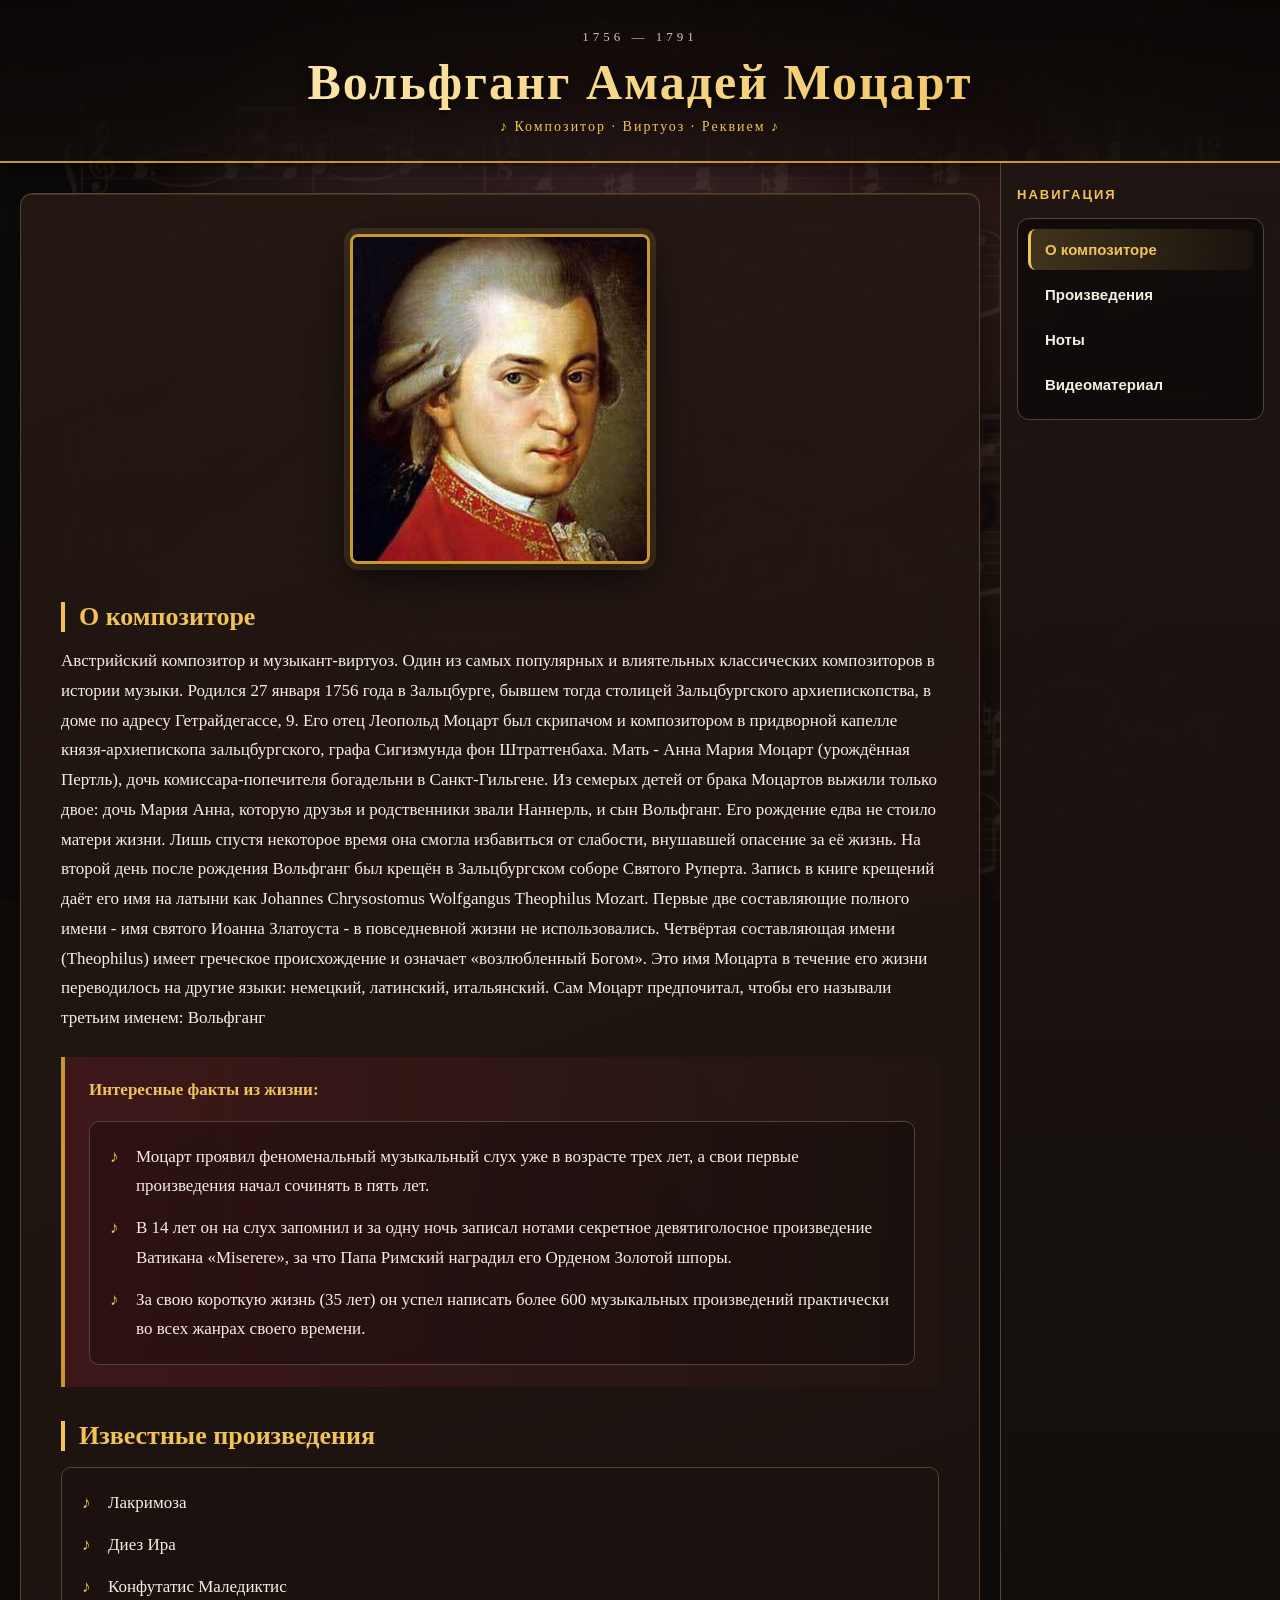
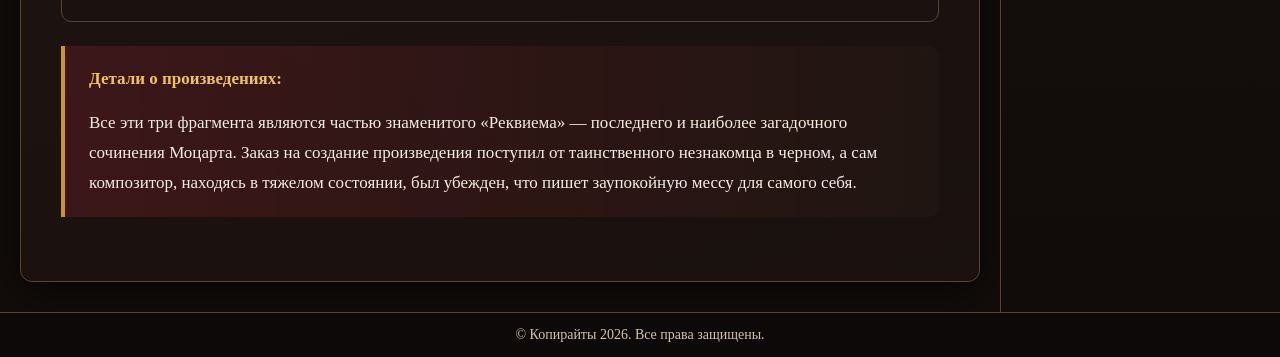
<file: index.html>
<!DOCTYPE html>
<html lang="ru">
<head>
<meta charset="UTF-8">
<meta name="viewport" content="width=device-width, initial-scale=1">
<title>Вольфганг Амадей Моцарт</title>
<link rel="stylesheet" href="css/style.css">
</head>
<body>

<div class="bg-portrait" aria-hidden="true"></div>
<div class="bg-notes" aria-hidden="true">
  <span>♪</span><span>♫</span><span>♩</span><span>♬</span><span>♪</span><span>♫</span><span>♩</span>
</div>

<header class="site-header">
  <p class="eyebrow">1756 — 1791</p>
  <h1>Вольфганг Амадей Моцарт</h1>
  <p class="subtitle">♪ Композитор · Виртуоз · Реквием ♪</p>
</header>

<div class="layout">

  <main class="content">

    <!-- О композиторе -->
    <section id="about" class="page active">
      <div class="container">
        <div class="portrait-wrap">
          <img class="portrait" src="materials/portret.jpg" alt="Портрет Вольфганга Амадея Моцарта" width="300">
        </div>

        <h2>О композиторе</h2>
        <p>Австрийский композитор и музыкант-виртуоз. Один из самых популярных и влиятельных классических композиторов в истории музыки.
        Родился 27 января 1756 года в Зальцбурге, бывшем тогда столицей Зальцбургского архиепископства, в доме по адресу Гетрайдегассе, 9. Его отец Леопольд Моцарт был скрипачом и композитором в придворной капелле князя-архиепископа зальцбургского, графа Сигизмунда фон Штраттенбаха. Мать - Анна Мария Моцарт (урождённая Пертль), дочь комиссара-попечителя богадельни в Санкт-Гильгене. Из семерых детей от брака Моцартов выжили только двое: дочь Мария Анна, которую друзья и родственники звали Наннерль, и сын Вольфганг. Его рождение едва не стоило матери жизни. Лишь спустя некоторое время она смогла избавиться от слабости, внушавшей опасение за её жизнь. На второй день после рождения Вольфганг был крещён в Зальцбургском соборе Святого Руперта. Запись в книге крещений даёт его имя на латыни как Johannes Chrysostomus Wolfgangus Theophilus Mozart. Первые две составляющие полного имени - имя святого Иоанна Златоуста - в повседневной жизни не использовались. Четвёртая составляющая имени (Theophilus) имеет греческое происхождение и означает «возлюбленный Богом». Это имя Моцарта в течение его жизни переводилось на другие языки: немецкий, латинский, итальянский. Сам Моцарт предпочитал, чтобы его называли третьим именем: Вольфганг</p>

        <div class="facts-block">
          <p><strong>Интересные факты из жизни:</strong></p>
          <ul>
            <li>Моцарт проявил феноменальный музыкальный слух уже в возрасте трех лет, а свои первые произведения начал сочинять в пять лет.</li>
            <li>В 14 лет он на слух запомнил и за одну ночь записал нотами секретное девятиголосное произведение Ватикана «Miserere», за что Папа Римский наградил его Орденом Золотой шпоры.</li>
            <li>За свою короткую жизнь (35 лет) он успел написать более 600 музыкальных произведений практически во всех жанрах своего времени.</li>
          </ul>
        </div>

        <h2>Известные произведения</h2>
        <ul>
          <li>Лакримоза</li>
          <li>Диез Ира</li>
          <li>Конфутатис Маледиктис</li>
        </ul>

        <div class="facts-block">
          <p><strong>Детали о произведениях:</strong></p>
          <p>Все эти три фрагмента являются частью знаменитого «Реквиема» — последнего и наиболее загадочного сочинения Моцарта. Заказ на создание произведения поступил от таинственного незнакомца в черном, а сам композитор, находясь в тяжелом состоянии, был убежден, что пишет заупокойную мессу для самого себя.</p>
        </div>
      </div>
    </section>

    <!-- Произведения -->
    <section id="tracklist" class="page">
      <div class="container">
        <h2 class="center">Послушайте музыку</h2>
        <article class="track">
          <h3>Лакримоза</h3>
          <audio controls>
            <source src="materials/Lacrimosa.mp3" type="audio/mpeg">
            Ваш браузер не поддерживается
          </audio>
        </article>
        <article class="track">
          <h3>Диез Ирэ</h3>
          <audio controls>
            <source src="materials/DiesIrae.mp3" type="audio/mpeg">
            Ваш браузер не поддерживается
          </audio>
        </article>
        <article class="track">
          <h3>Конфутатис Маледиктис</h3>
          <audio controls>
            <source src="materials/Confutatis.mp3" type="audio/mpeg">
            Ваш браузер не поддерживается
          </audio>
        </article>
      </div>
    </section>

    <!-- Ноты -->
    <section id="noty" class="page">
      <div class="container">
        <h2 class="center">Ноты</h2>
        <p class="center hint">Нажмите на страницу, чтобы увеличить</p>
        <div class="gallery">
          <figure><img class="score" src="materials/lacrimosa.png" alt="Ноты: Лакримоза"><figcaption>Лакримоза</figcaption></figure>
          <figure><img class="score" src="materials/diesirae.jpg" alt="Ноты: Диез Ира"><figcaption>Диез Ира</figcaption></figure>
          <figure><img class="score" src="materials/confutatis.png" alt="Ноты: Конфутатис Маледиктис"><figcaption>Конфутатис Маледиктис</figcaption></figure>
        </div>
      </div>
    </section>

    <!-- Видео -->
    <section id="video" class="page">
      <div class="container">
        <h2 class="center">Видеоматериал</h2>
        <iframe src="https://vkvideo.ru/video_ext.php?oid=-233943301&id=456239017&hd=3" width="910" height="680" allow="autoplay; encrypted-media; fullscreen; picture-in-picture; screen-wake-lock;" frameborder="0" allowfullscreen>Ваш браузер не поддерживается</iframe>
      </div>
    </section>

  </main>

  <aside class="menu">
    <div class="title">Навигация</div>
    <nav class="nav-list">
      <a href="#about" data-page="about" class="active">О композиторе</a>
      <a href="#tracklist" data-page="tracklist">Произведения</a>
      <a href="#noty" data-page="noty">Ноты</a>
      <a href="#video" data-page="video">Видеоматериал</a>
    </nav>
  </aside>

</div>

<footer class="site-footer">
  © Копирайты 2026. Все права защищены.
</footer>

<div class="lightbox" id="lightbox" aria-hidden="true"><img alt=""></div>

<script src="js/script.js"></script>
</body>
</html>
</file>
<file: css/style.css>
:root {
  --bg: #120d0b;
  --panel: #241813;
  --panel-2: #1b120f;
  --line: #5a4330;
  --gold: #f0c35a;
  --gold-deep: #c9962f;
  --text: #f6eee2;
  --muted: #d3c3ae;
  --wine: #7a1f2b;
}

* { box-sizing: border-box; }

body {
  font-family: Georgia, "Times New Roman", serif;
  background: var(--bg);
  color: var(--text);
  margin: 0;
  min-height: 100vh;
  display: flex;
  flex-direction: column;
  overflow-x: hidden;
}
body > *:not(.bg-portrait):not(.bg-notes):not(.lightbox) { position: relative; z-index: 1; }

/* ---------- Фоновые картинки ---------- */
/* портрет, затемнённый и размытый, закреплён на фоне */
.bg-portrait {
  position: fixed; inset: 0; z-index: 0; pointer-events: none;
  background:
    radial-gradient(ellipse at 50% 0%, rgba(122,31,43,.4), transparent 65%),
    linear-gradient(180deg, rgba(18,13,11,.82), rgba(18,13,11,.94)),
    url("../materials/portret.jpg") center 20% / cover no-repeat;
  filter: saturate(.8);
  animation: bgDrift 40s ease-in-out infinite alternate;
}
@keyframes bgDrift { from { background-position: 0 0, 0 0, 50% 20%; } to { background-position: 0 0, 0 0, 50% 45%; } }

/* нотный лист (инвертированный) тонкой текстурой поверх */
.bg-notes { position: fixed; inset: 0; z-index: 0; pointer-events: none; overflow: hidden; }
.bg-notes::before {
  content: ""; position: absolute; inset: 0;
  background: url("../materials/lacrimosa.png") center / cover no-repeat;
  filter: invert(1) sepia(.7);
  opacity: .07;
}
.bg-notes span {
  position: absolute; bottom: -60px; color: var(--gold);
  opacity: 0; font-size: 34px; animation: floatUp 18s linear infinite;
}
.bg-notes span:nth-child(1){ left: 6%;  animation-delay: 0s;  font-size: 30px; }
.bg-notes span:nth-child(2){ left: 20%; animation-delay: 3s;  font-size: 44px; animation-duration: 22s; }
.bg-notes span:nth-child(3){ left: 36%; animation-delay: 7s; }
.bg-notes span:nth-child(4){ left: 52%; animation-delay: 1s;  font-size: 38px; animation-duration: 21s; }
.bg-notes span:nth-child(5){ left: 68%; animation-delay: 9s;  font-size: 28px; }
.bg-notes span:nth-child(6){ left: 82%; animation-delay: 5s;  font-size: 46px; animation-duration: 24s; }
.bg-notes span:nth-child(7){ left: 94%; animation-delay: 11s; }
@keyframes floatUp {
  0%   { transform: translateY(0) rotate(0); opacity: 0; }
  10%  { opacity: .18; }
  90%  { opacity: .18; }
  100% { transform: translateY(-110vh) rotate(40deg); opacity: 0; }
}

/* ---------- Шапка ---------- */
.site-header {
  text-align: center;
  padding: 26px 20px 22px;
  background: linear-gradient(180deg, rgba(10,7,6,.92), rgba(18,13,11,.7));
  border-bottom: 2px solid var(--gold-deep);
  box-shadow: 0 6px 30px rgba(0,0,0,.7);
  animation: fadeDown .9s ease both;
}
.site-header h1 {
  margin: 4px 0;
  font-size: clamp(26px, 5vw, 50px);
  letter-spacing: 2px;
  background: linear-gradient(100deg, #fff1c4 0%, var(--gold) 35%, #fff1c4 50%, var(--gold) 65%, #fff1c4 100%);
  background-size: 250% 100%;
  -webkit-background-clip: text; background-clip: text;
  color: transparent;
  filter: drop-shadow(0 2px 8px rgba(0,0,0,.8));
  animation: shine 6s linear infinite;
}
@keyframes shine { to { background-position: -250% 0; } }
.eyebrow { margin: 0; color: var(--muted); letter-spacing: 4px; font-size: 13px; }
.subtitle { margin: 0; color: var(--gold); letter-spacing: 2px; font-size: 14px; }
@keyframes fadeDown { from { opacity: 0; transform: translateY(-16px); } to { opacity: 1; transform: none; } }

/* ---------- Раскладка ---------- */
.layout { flex: 1; display: flex; align-items: flex-start; }
.content { flex: 1; min-width: 0; padding: 30px 20px; }

.page { display: none; }
.page.active { display: block; animation: pageIn .6s ease both; }
@keyframes pageIn { from { opacity: 0; transform: translateY(22px); } to { opacity: 1; transform: none; } }

.container {
  max-width: 1000px; margin: 0 auto;
  background: linear-gradient(160deg, rgba(36,24,19,.94), rgba(27,18,15,.96));
  padding: 40px;
  border-radius: 12px;
  border: 1px solid var(--line);
  box-shadow: 0 10px 40px rgba(0,0,0,.65), inset 0 1px 0 rgba(240,195,90,.15);
}

/* ---------- Типографика ---------- */
h2 {
  color: var(--gold);
  margin: 34px 0 14px;
  border-left: 4px solid var(--gold);
  padding-left: 14px;
  font-size: 26px;
}
h2.center { border-left: none; padding-left: 0; margin-top: 0; }
h3 { color: var(--text); margin: 0 0 10px; font-size: 20px; }
.center { text-align: center; }
.hint { color: var(--muted); font-size: 14px; margin-top: -6px; }

p, li { line-height: 1.75; font-size: 17px; color: var(--text); }
p { margin: 0 0 14px; }
strong { color: var(--gold); }

ul {
  background: var(--panel-2);
  padding: 20px 20px 8px 46px;
  border-radius: 10px;
  border: 1px solid var(--line);
  list-style: none;
}
li { margin-bottom: 12px; position: relative; }
li::before { content: "♪"; position: absolute; left: -26px; color: var(--gold); }

.facts-block {
  background: linear-gradient(90deg, rgba(122,31,43,.35), rgba(36,24,19,.6));
  border-left: 4px solid var(--gold-deep);
  padding: 18px 24px 6px;
  margin: 24px 0;
  border-radius: 0 10px 10px 0;
}
.facts-block ul { background: rgba(0,0,0,.25); }

/* ---------- Появление элементов ---------- */
.page.active .container > * { animation: itemIn .7s ease both; }
.page.active .container > *:nth-child(1) { animation-delay: .05s; }
.page.active .container > *:nth-child(2) { animation-delay: .15s; }
.page.active .container > *:nth-child(3) { animation-delay: .25s; }
.page.active .container > *:nth-child(4) { animation-delay: .35s; }
.page.active .container > *:nth-child(5) { animation-delay: .45s; }
.page.active .container > *:nth-child(6) { animation-delay: .55s; }
.page.active .container > *:nth-child(7) { animation-delay: .65s; }
@keyframes itemIn { from { opacity: 0; transform: translateY(16px); } to { opacity: 1; transform: none; } }

/* ---------- Изображения ---------- */
img { max-width: 100%; height: auto; border-radius: 8px; }
.portrait-wrap { text-align: center; margin: 0 0 10px; }
.portrait {
  display: inline-block;
  border: 3px solid var(--gold-deep);
  box-shadow: 0 0 0 6px rgba(240,195,90,.12), 0 12px 40px rgba(0,0,0,.7);
  transition: transform .5s ease, box-shadow .5s ease;
}
.portrait:hover { transform: scale(1.03) rotate(-.6deg); box-shadow: 0 0 0 8px rgba(240,195,90,.22), 0 16px 50px rgba(0,0,0,.8); }

/* ---------- Треки ---------- */
.track {
  background: var(--panel-2);
  border: 1px solid var(--line);
  border-radius: 12px;
  padding: 18px 22px 8px;
  margin-bottom: 20px;
  text-align: center;
  transition: transform .3s ease, border-color .3s ease, box-shadow .3s ease;
}
.track:hover { transform: translateY(-3px); border-color: var(--gold-deep); box-shadow: 0 8px 26px rgba(0,0,0,.55); }
.track h3 { color: var(--gold); }
audio { width: 100%; margin-bottom: 12px; }

/* ---------- Ноты ---------- */
.gallery { display: grid; grid-template-columns: repeat(auto-fit, minmax(230px, 1fr)); gap: 24px; }
.gallery figure { margin: 0; text-align: center; }
.gallery figcaption { margin-top: 10px; color: var(--gold); font-size: 16px; }
.score {
  display: block; width: 100%;
  background: #fff;
  border: 2px solid var(--line);
  cursor: zoom-in;
  transition: transform .4s ease, box-shadow .4s ease, border-color .4s;
}
.score:hover { transform: translateY(-5px) scale(1.03); border-color: var(--gold-deep); box-shadow: 0 14px 36px rgba(240,195,90,.28); }

video { display: block; width: 100%; max-height: 75vh; background: #000; border-radius: 8px; }

/* ---------- Меню ---------- */
.menu {
  width: 280px; flex-shrink: 0;
  position: sticky; top: 0; align-self: stretch;
  padding: 24px 16px;
  background: linear-gradient(180deg, rgba(31,22,20,.95), rgba(18,13,11,.95));
  border-left: 1px solid var(--line);
}
.menu .title {
  font: bold 13px Arial, sans-serif; letter-spacing: 2px;
  color: var(--gold); margin-bottom: 16px; text-transform: uppercase;
}
.nav-list { background: rgba(0,0,0,.45); border: 1px solid var(--line); border-radius: 12px; padding: 10px; }
.nav-list a {
  display: block; color: var(--text); text-decoration: none;
  padding: 12px 14px; margin-bottom: 4px;
  font: bold 15px Arial, sans-serif;
  border-radius: 8px; border-left: 3px solid transparent;
  transition: background .25s, color .25s, padding-left .25s, border-color .25s;
}
.nav-list a:hover { background: rgba(240,195,90,.1); color: var(--gold); padding-left: 20px; }
.nav-list a.active {
  background: linear-gradient(90deg, rgba(240,195,90,.22), rgba(240,195,90,.04));
  border-left-color: var(--gold); color: var(--gold);
}

/* ---------- Подвал ---------- */
.site-footer {
  padding: 14px 20px; text-align: center; color: var(--muted);
  font-size: 14px; background: #0d0908; border-top: 1px solid var(--line);
}

/* ---------- Просмотр нот ---------- */
.lightbox {
  position: fixed; inset: 0; z-index: 100;
  display: none; align-items: center; justify-content: center;
  background: rgba(0,0,0,.9); cursor: zoom-out; padding: 20px;
}
.lightbox.open { display: flex; animation: pageIn .3s ease both; }
.lightbox img { max-height: 94vh; max-width: 94vw; background: #fff; border: 2px solid var(--gold-deep); }

/* ---------- Адаптивность ---------- */
@media (max-width: 700px) {
  .layout { flex-direction: column-reverse; }
  .menu { width: 100%; position: static; align-self: auto; border-left: 0; border-top: 1px solid var(--line); }
  .container { padding: 22px; }
}

@media (prefers-reduced-motion: reduce) {
  *, *::before, *::after { animation: none !important; transition: none !important; }
}
</file>
